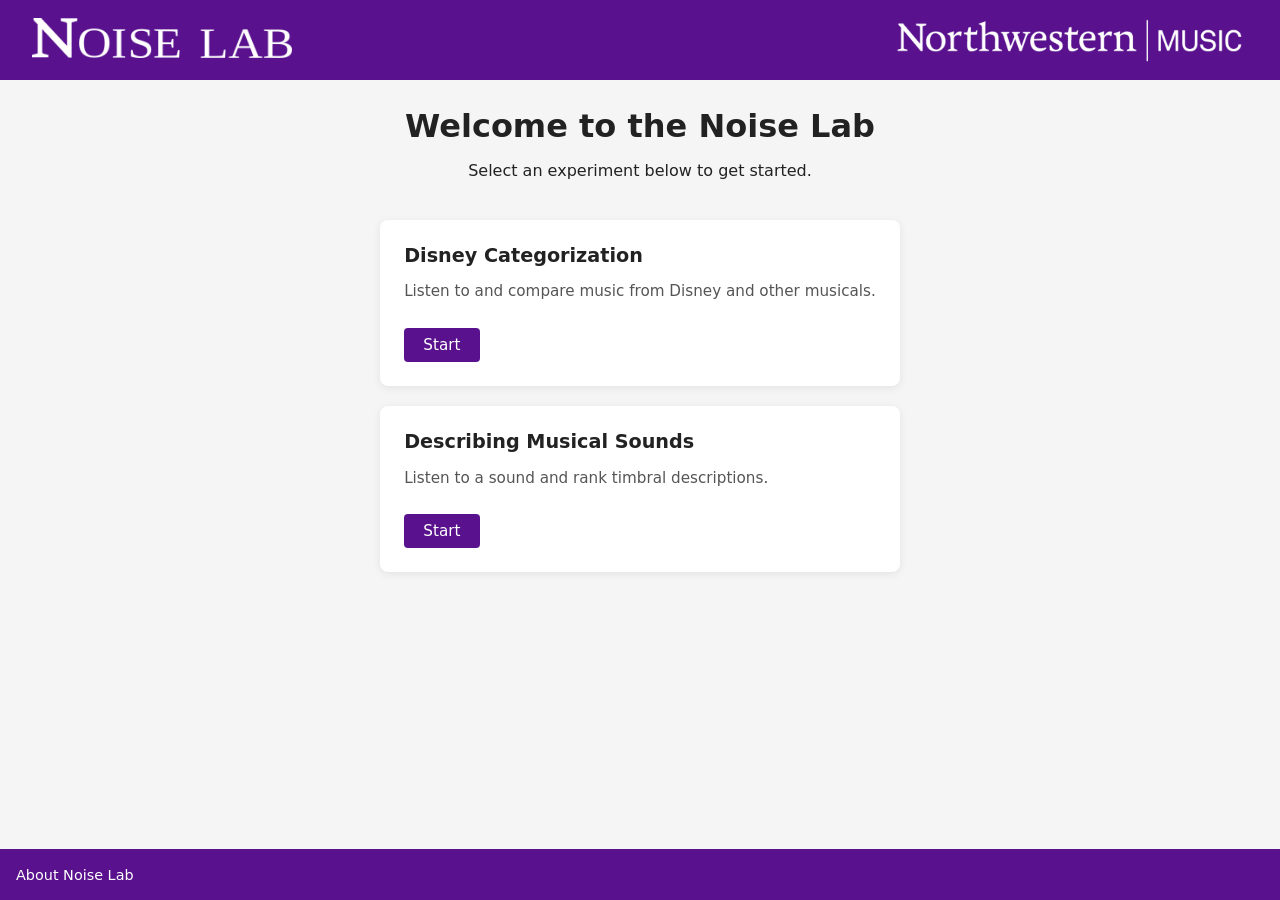
<file: index.html>
<!DOCTYPE html>
<html lang="en">
<head>
  <meta charset="UTF-8" />
  <meta name="viewport" content="width=device-width, initial-scale=1.0" />
  <title>Noise Lab Experiments</title>
  <link rel="stylesheet" href="css/style.css" />
</head>
<body>
  <header>
    <a href="index.html">
      <img src="images/noise lab logo.png"
        alt="NoiseLab"
        class="NoiseLab-logo">
    </a>
    <img src="images/NUMusic.png"
     alt="NUMusic"
     class="NUMusic-logo">
  </header>
  <main>
    <section class="hero">
      <h1>Welcome to the Noise Lab</h1>
      <p>Select an experiment below to get started.</p>
    </section>

    <section class="experiment-list">
      <div class="experiment-card">
        <h2>Disney Categorization</h2>
        <p>Listen to and compare music from Disney and other musicals.</p>
        <a href="experiments/song_type_diagnosticity/" class="btn">Start</a>
      </div>
      <div class="experiment-card">
        <h2>Describing Musical Sounds</h2>
        <p>Listen to a sound and rank timbral descriptions.</p>
        <a href="experiments/timbre_descriptions/" class="btn">Start</a>
      </div>
    </section>
  </main>
  <footer>
    <a href="https://sites.northwestern.edu/noise/about/" target="_blank" rel="noopener noreferrer" class="footer-link">About Noise Lab</a>
  </footer>
</body>
</html>
</file>
<file: css/style.css>
/* ── Reset / base ─────────────────────────────────────────────────────────── */
*, *::before, *::after {
  box-sizing: border-box;
}

body {
  margin: 0;
  font-family: system-ui, -apple-system, sans-serif;
  background: #f5f5f5;
  color: #222;
}

/* Layout: ensure footer stays at bottom */
html, body {
  height: 100%;
}

body {
  display: flex;
  flex-direction: column;
  min-height: 100vh;
}

#jspsych-content {
    max-width: 1000px;
    width: 100%;
    margin: 0 auto;
    padding: 0 20px;
    box-sizing: border-box;
}

#jspsych-content.general-msi {
    max-width: none !important;
}

/* ── jsPsych progress bar ─────────────────────────────────────────────── */
.jspsych-progressbar-container {
  position: static !important;
  top: auto !important;
  left: auto !important;
  right: auto !important;
  width: 100% !important;
  margin: 0 0 1rem !important;
  padding: 0 !important;
}

.jspsych-progressbar {
  width: 100% !important;
  height: 10px;
  background-color: #f5f5f5;
  border-radius: 999px;
  overflow: hidden;
  margin: 0 !important;
}

.jspsych-progress {
  background-color: #4f81bd;
  height: 100%;
}

/* ── Header ──────────────────────────────────────────────────────────────── */
header {
  background: #59118e;
  padding: 1rem 2rem;
  display:flex; 
  align-items:center;
}

.site-title {
  color: #fff;
  font-size: 1.4rem;
  font-weight: 700;
  text-decoration: none;
  letter-spacing: 0.03em;
}

.site-title:hover {
  text-decoration: underline;
}

.NUMusic-logo {
  height:48px; 
  margin-left:auto; 
  width:auto;
}

.NoiseLab-logo {
  height:40px; 
  width:auto;
  margin-right:1rem;
}

.NoiseLab-logo:hover {
  opacity: 0.8;
}

/* ── Main content ─────────────────────────────────────────────────────────── */
main {
  max-width: 3500px;
  margin: 0 auto 2rem;
  padding: 0 1rem;
  flex: 1 0 auto;
}

#jspsych-target,
.jspsych-display-element {
  margin-top: 0;
}

/* —— Consent Form Formatting ———————————————————————————————————————————————— */
.consent-form {
  display: block;
  justify-content: flex-start;
  background: #fff;
  border-radius: 8px;
  padding: 2rem;
  box-shadow: 0 2px 8px rgba(0, 0, 0, 0.08);
  max-width: 1000px;
  margin: 2rem auto;
  text-align: left !important;
}


/* ── Hero section ─────────────────────────────────────────────────────────── */
.hero {
  text-align: center;
  margin-bottom: 2.5rem;
}

.hero h1 {
  font-size: 2rem;
  margin-bottom: 0.5rem;
}

/* ── Experiment cards ─────────────────────────────────────────────────────── */
.experiment-list {
  display: flex;
  flex-direction: column;
  gap: 1.25rem;
  max-width: 720px;
  margin: 0 auto;
}

.experiment-card {
  background: #fff;
  border-radius: 8px;
  padding: 1.5rem;
  box-shadow: 0 2px 8px rgba(0, 0, 0, 0.08);
  width: 100%;
}

.experiment-card h2 {
  margin-top: 0;
  font-size: 1.2rem;
}

.experiment-card p {
  color: #555;
  font-size: 0.95rem;
}

/* ── Button ───────────────────────────────────────────────────────────────── */
.btn {
  display: inline-block;
  margin-top: 0.75rem;
  padding: 0.5rem 1.2rem;
  background: #59118e;
  color: #fff;
  border-radius: 4px;
  text-decoration: none;
  font-size: 0.95rem;
  transition: background 0.2s;
}

.btn:hover {
  background: #836eaa;
}

/* ── Table (Matrix) Formatting (Mostly For Gold-MSI) ───────────────────────────────────────────────── */
/* header text */
.sd-matrix__table th span {
    writing-mode: vertical-rl;
    transform: rotate(180deg);
    width: 100% !important;
    white-space: nowrap;
    text-align: right;
    font-weight: bold;
    display: inline-block;
    vertical-align: bottom;
}

.sd-table__cell.sd-table__cell--header{
  width: 20px !important;
}

.sd-table__cell--header{
  vertical-align: bottom !important;
}
.sd-matrix__table tbody tr:nth-child(even) td.sd-table__cell.sd-matrix__cell.sd-table__cell--row-text {
    background-color: #f2f2f2;
}

.sd-matrix__table td.sd-table__cell.sd-matrix__cell.sd-table__cell--row-text {
    width: 1000px !important;
}

.sd-matrix__table td.sd-table__cell.sd-matrix__cell.sd-table__cell--row-text span {
    display: block;
    width: 100% !important;
    white-space: normal !important;
}


.sd-matrix__table thead th,
.sd-matrix__table tbody td:not(.sd-table__cell--row-text) {
    width: 40px !important;
    min-width: 40px !important;
    max-width: 80px !important;
    padding: 0.35rem !important;
}

.sd-matrix__table tbody td:not(.sd-table__cell--row-text) > div,
.sd-matrix__table tbody td:not(.sd-table__cell--row-text) span {
    width: 100% !important;
}

tr:nth-child(even) {
    background-color: #f2f2f2;
}

.test .jspsych-survey-multi-choice-question {
    justify-content: center;
    align-items: center;
    text-align: center;
}

.test .jspsych-survey-multi-choice-option {
    line-height: 2;
    margin-top: 12%;
    text-align: center;
}

/* ── Footer ─────────────────────────────────────────────────────────── */
footer {
  background: #59118e;
  color: #fff;
  text-align: left;
  padding: 1rem;
  margin-top: 2rem;
}

.footer-link {
  color: #fff;
  text-decoration: none;
  font-size: 0.9rem;
}

.footer-link:hover {
  text-decoration: underline;
}
</file>
